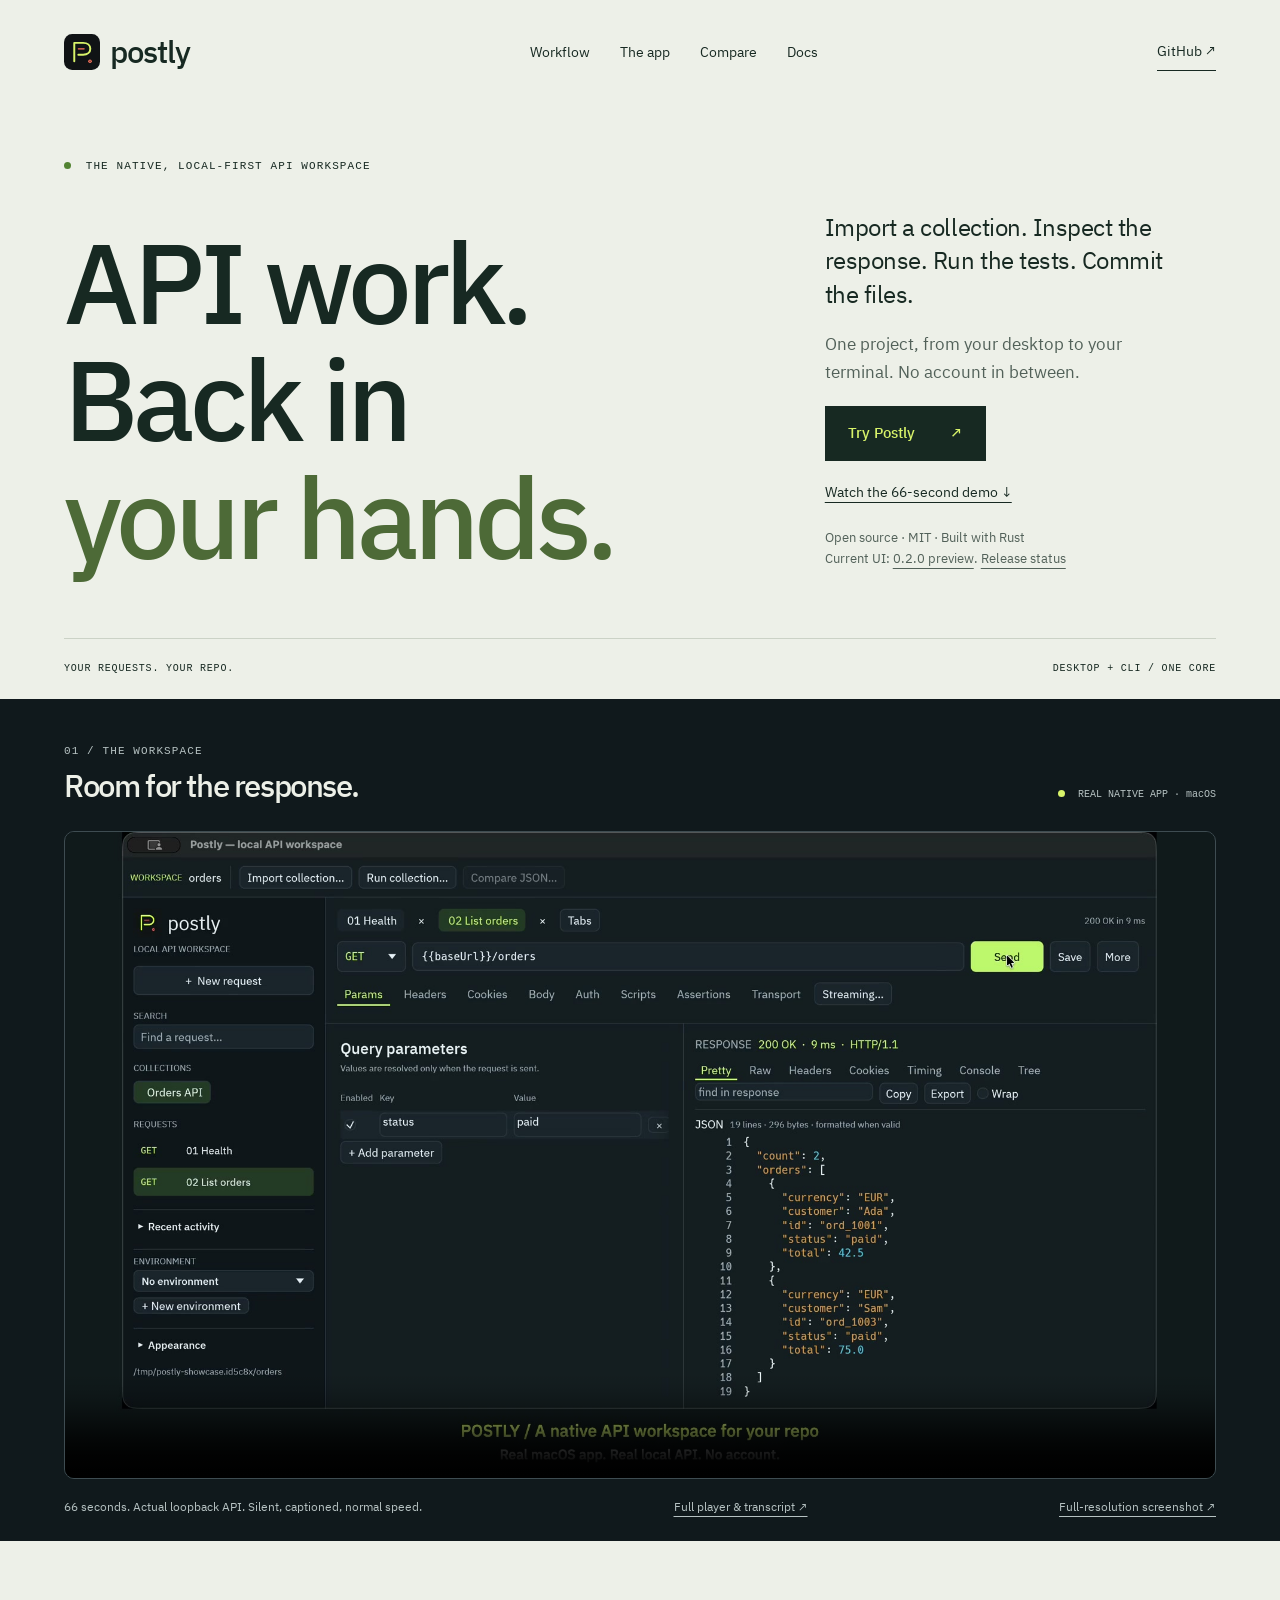
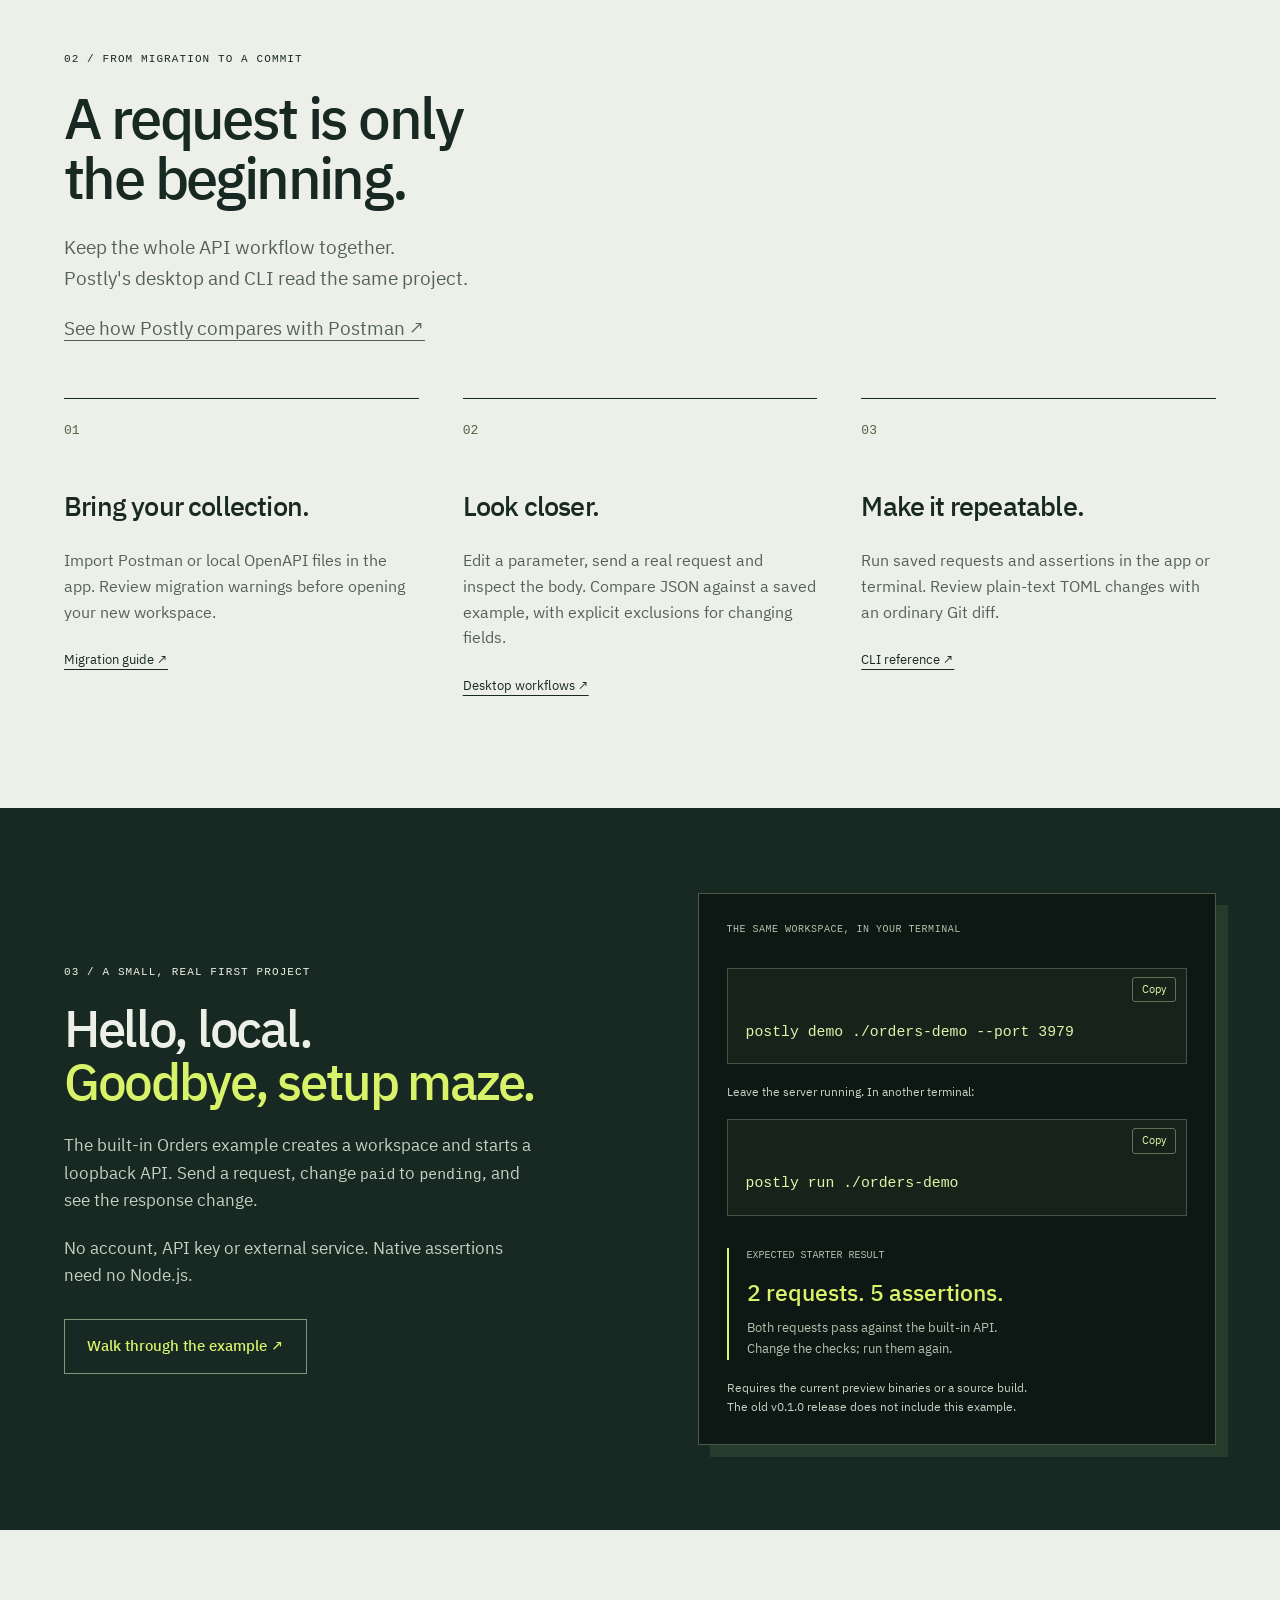
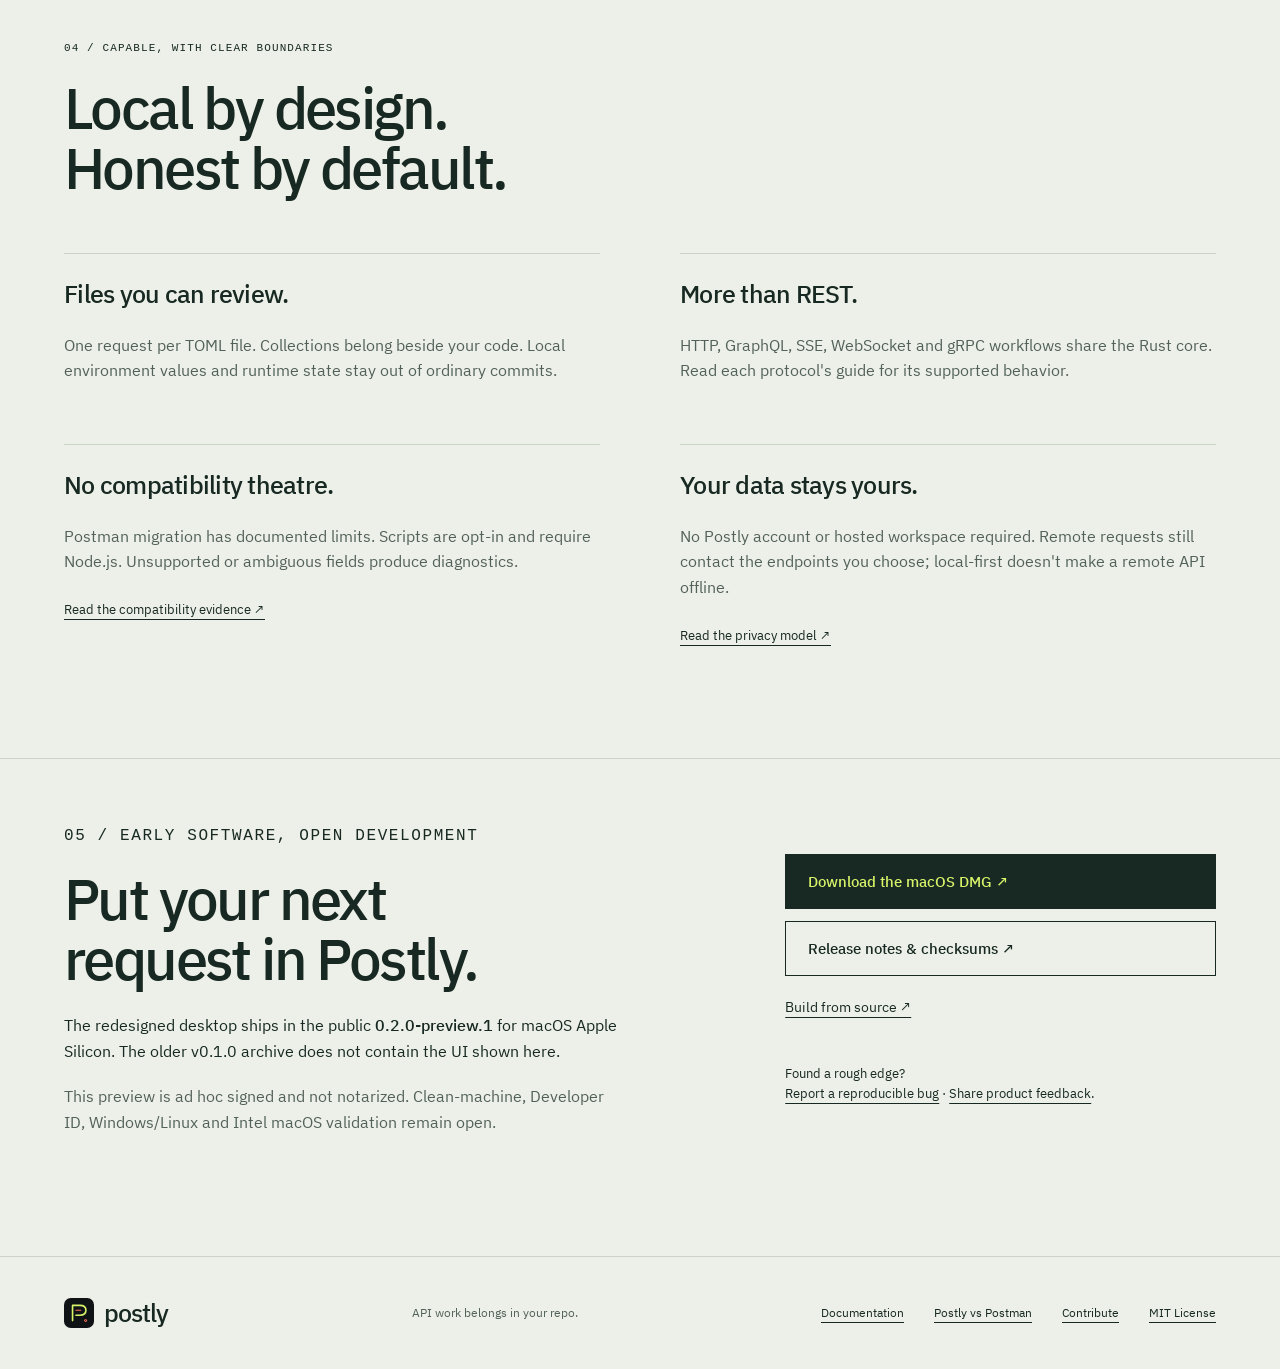
<file: website/index.html>
<!doctype html>
<html lang="en">
<head>
<meta charset="utf-8"><meta name="viewport" content="width=device-width,initial-scale=1">
<meta name="theme-color" content="#edf0e8">
<meta name="description" content="A native API workspace for your repo. Import Postman collections, inspect real responses, and run the same requests from your terminal. No account required.">
<meta property="og:title" content="Postly — API work. Back in your hands.">
<meta property="og:description" content="Native desktop. Shared Rust CLI. Plain-text collections. Your API workflow belongs in your repo.">
<meta property="og:type" content="website"><meta property="og:url" content="https://othmaneblial.github.io/Postly/">
<meta property="og:image" content="https://othmaneblial.github.io/Postly/assets/postly-dark.png">
<meta name="twitter:card" content="summary_large_image">
<link rel="canonical" href="https://othmaneblial.github.io/Postly/">
<link rel="icon" href="logo.svg" type="image/svg+xml"><link rel="stylesheet" href="styles.css">
<title>Postly — A native API workspace for your repo</title>
</head>
<body>
<a class="skip-link" href="#main">Skip to content</a>
<header class="topbar wrap">
<a class="brand" href="index.html" aria-label="Postly home"><img src="logo.svg" width="36" height="36" alt=""><span>postly</span></a>
<nav aria-label="Main navigation"><a href="#workflow">Workflow</a><a href="#demo">The app</a><a href="compare.html">Compare</a><a href="docs.html">Docs</a></nav>
<a class="source-link" href="https://github.com/OthmaneBlial/Postly">GitHub ↗</a>
</header>
<main id="main">
<section class="hero wrap">
<p class="eyebrow"><span class="status-dot"></span> THE NATIVE, LOCAL-FIRST API WORKSPACE</p>
<div class="hero-grid"><h1>API work.<br>Back in<br><span>your hands.</span></h1>
<div class="hero-aside"><p>Import a collection. Inspect the response. Run the tests. Commit the files.</p>
<p class="muted">One project, from your desktop to your terminal. No account in between.</p>
<a class="button primary" href="docs.html#start">Try Postly <span>↗</span></a>
<a class="quiet-link" href="#demo">Watch the 66-second demo ↓</a>
<small>Open source · MIT · Built with Rust<br>Current UI: <a href="https://github.com/OthmaneBlial/Postly/releases/tag/v0.2.0-preview.1">0.2.0 preview</a>. <a href="#download">Release status</a></small></div></div>
<div class="hero-baseline"><span>YOUR REQUESTS. YOUR REPO.</span><span>DESKTOP + CLI / ONE CORE</span></div>
</section>
<section id="demo" class="product-stage" aria-labelledby="demo-title"><div class="wrap">
<div class="stage-header"><div><p class="eyebrow">01 / THE WORKSPACE</p><h2 id="demo-title">Room for the response.</h2></div><span class="capture-label"><span class="status-dot"></span> REAL NATIVE APP · macOS</span></div>
<video class="demo-video" controls playsinline preload="metadata" poster="assets/postly-demo-poster.jpg" width="1920" height="1080" aria-label="Postly real native product demo"><source src="assets/postly-demo.mp4" type="video/mp4"><p><a href="demo.html">Watch the full Postly demo</a>.</p></video>
<div class="image-caption"><p>66 seconds. Actual loopback API. Silent, captioned, normal speed.</p><a href="demo.html">Full player &amp; transcript ↗</a><a href="assets/postly-dark.png">Full-resolution screenshot ↗</a></div>
</div></section>
<section id="workflow" class="workflow wrap section">
<div class="section-heading"><p class="eyebrow">02 / FROM MIGRATION TO A COMMIT</p><h2>A request is only<br>the beginning.</h2><p class="section-summary">Keep the whole API workflow together.<br>Postly's desktop and CLI read the same project.</p><p class="quiet-link"><a href="compare.html">See how Postly compares with Postman ↗</a></p></div>
<div class="workflow-grid">
<article><span class="step-index">01</span><h3>Bring your collection.</h3><p>Import Postman or local OpenAPI files in the app. Review migration warnings before opening your new workspace.</p><a href="https://github.com/OthmaneBlial/Postly/blob/main/docs/migration-from-postman.md">Migration guide ↗</a></article>
<article><span class="step-index">02</span><h3>Look closer.</h3><p>Edit a parameter, send a real request and inspect the body. Compare JSON against a saved example, with explicit exclusions for changing fields.</p><a href="https://github.com/OthmaneBlial/Postly/blob/main/docs/desktop-workflows.md">Desktop workflows ↗</a></article>
<article><span class="step-index">03</span><h3>Make it repeatable.</h3><p>Run saved requests and assertions in the app or terminal. Review plain-text TOML changes with an ordinary Git diff.</p><a href="https://github.com/OthmaneBlial/Postly/blob/main/docs/cli.md">CLI reference ↗</a></article>
</div></section>
<section class="local-section"><div class="wrap local-grid">
<div><p class="eyebrow">03 / A SMALL, REAL FIRST PROJECT</p><h2>Hello, local.<br><span>Goodbye, setup maze.</span></h2><p>The built-in Orders example creates a workspace and starts a loopback API. Send a request, change <code>paid</code> to <code>pending</code>, and see the response change.</p><p>No account, API key or external service. Native assertions need no Node.js.</p><a class="button outline" href="docs.html#example">Walk through the example ↗</a></div>
<div class="terminal"><div class="terminal-title">THE SAME WORKSPACE, IN YOUR TERMINAL</div>
<div class="code-block"><button type="button" data-copy-target="demo-command" aria-label="Copy demo command">Copy</button><pre><code id="demo-command">postly demo ./orders-demo --port 3979</code></pre></div>
<p class="terminal-note">Leave the server running. In another terminal:</p>
<div class="code-block"><button type="button" data-copy-target="run-command" aria-label="Copy run command">Copy</button><pre><code id="run-command">postly run ./orders-demo</code></pre></div>
<div class="terminal-result"><span>EXPECTED STARTER RESULT</span><strong>2 requests. 5 assertions.</strong><p>Both requests pass against the built-in API.<br>Change the checks; run them again.</p></div>
<p class="terminal-note">Requires the current preview binaries or a source build.<br>The old v0.1.0 release does not include this example.</p></div></div></section>
<section class="details wrap section"><div class="section-heading"><p class="eyebrow">04 / CAPABLE, WITH CLEAR BOUNDARIES</p><h2>Local by design.<br>Honest by default.</h2></div>
<div class="detail-grid">
<article><h3>Files you can review.</h3><p>One request per TOML file. Collections belong beside your code. Local environment values and runtime state stay out of ordinary commits.</p></article>
<article><h3>More than REST.</h3><p>HTTP, GraphQL, SSE, WebSocket and gRPC workflows share the Rust core. Read each protocol's guide for its supported behavior.</p></article>
<article><h3>No compatibility theatre.</h3><p>Postman migration has documented limits. Scripts are opt-in and require Node.js. Unsupported or ambiguous fields produce diagnostics.</p><a href="https://github.com/OthmaneBlial/Postly/blob/main/docs/compatibility.md">Read the compatibility evidence ↗</a></article>
<article><h3>Your data stays yours.</h3><p>No Postly account or hosted workspace required. Remote requests still contact the endpoints you choose; local-first doesn't make a remote API offline.</p><a href="https://github.com/OthmaneBlial/Postly/blob/main/docs/privacy.md">Read the privacy model ↗</a></article>
</div></section>
<section id="download" class="download-section wrap"><div><p class="eyebrow">05 / EARLY SOFTWARE, OPEN DEVELOPMENT</p><h2>Put your next<br>request in Postly.</h2><p>The redesigned desktop ships in the public <strong>0.2.0-preview.1</strong> for macOS Apple Silicon. The older v0.1.0 archive does not contain the UI shown here.</p><p class="muted">This preview is ad hoc signed and not notarized. Clean-machine, Developer ID, Windows/Linux and Intel macOS validation remain open.</p></div>
<div class="download-actions"><a class="button primary" href="https://github.com/OthmaneBlial/Postly/releases/download/v0.2.0-preview.1/postly-v0.2.0-preview.1-macos-aarch64.dmg">Download the macOS DMG ↗</a><a class="button secondary" href="https://github.com/OthmaneBlial/Postly/releases/tag/v0.2.0-preview.1">Release notes &amp; checksums ↗</a><a class="quiet-link" href="docs.html#build">Build from source ↗</a><p>Found a rough edge?<br><a href="https://github.com/OthmaneBlial/Postly/issues/new/choose">Report a reproducible bug</a> · <a href="https://github.com/OthmaneBlial/Postly/issues/new?template=feedback.yml">Share product feedback</a>.</p></div></section>
</main>
<footer class="wrap footer"><a class="brand" href="index.html"><img src="logo.svg" width="30" height="30" alt=""><span>postly</span></a><p>API work belongs in your repo.</p><div><a href="docs.html">Documentation</a><a href="compare.html">Postly vs Postman</a><a href="https://github.com/OthmaneBlial/Postly/blob/main/CONTRIBUTING.md">Contribute</a><a href="https://github.com/OthmaneBlial/Postly/blob/main/LICENSE">MIT License</a></div></footer>
<p class="copy-status" role="status" aria-live="polite"></p><script src="script.js" defer></script>
</body></html>
</file>
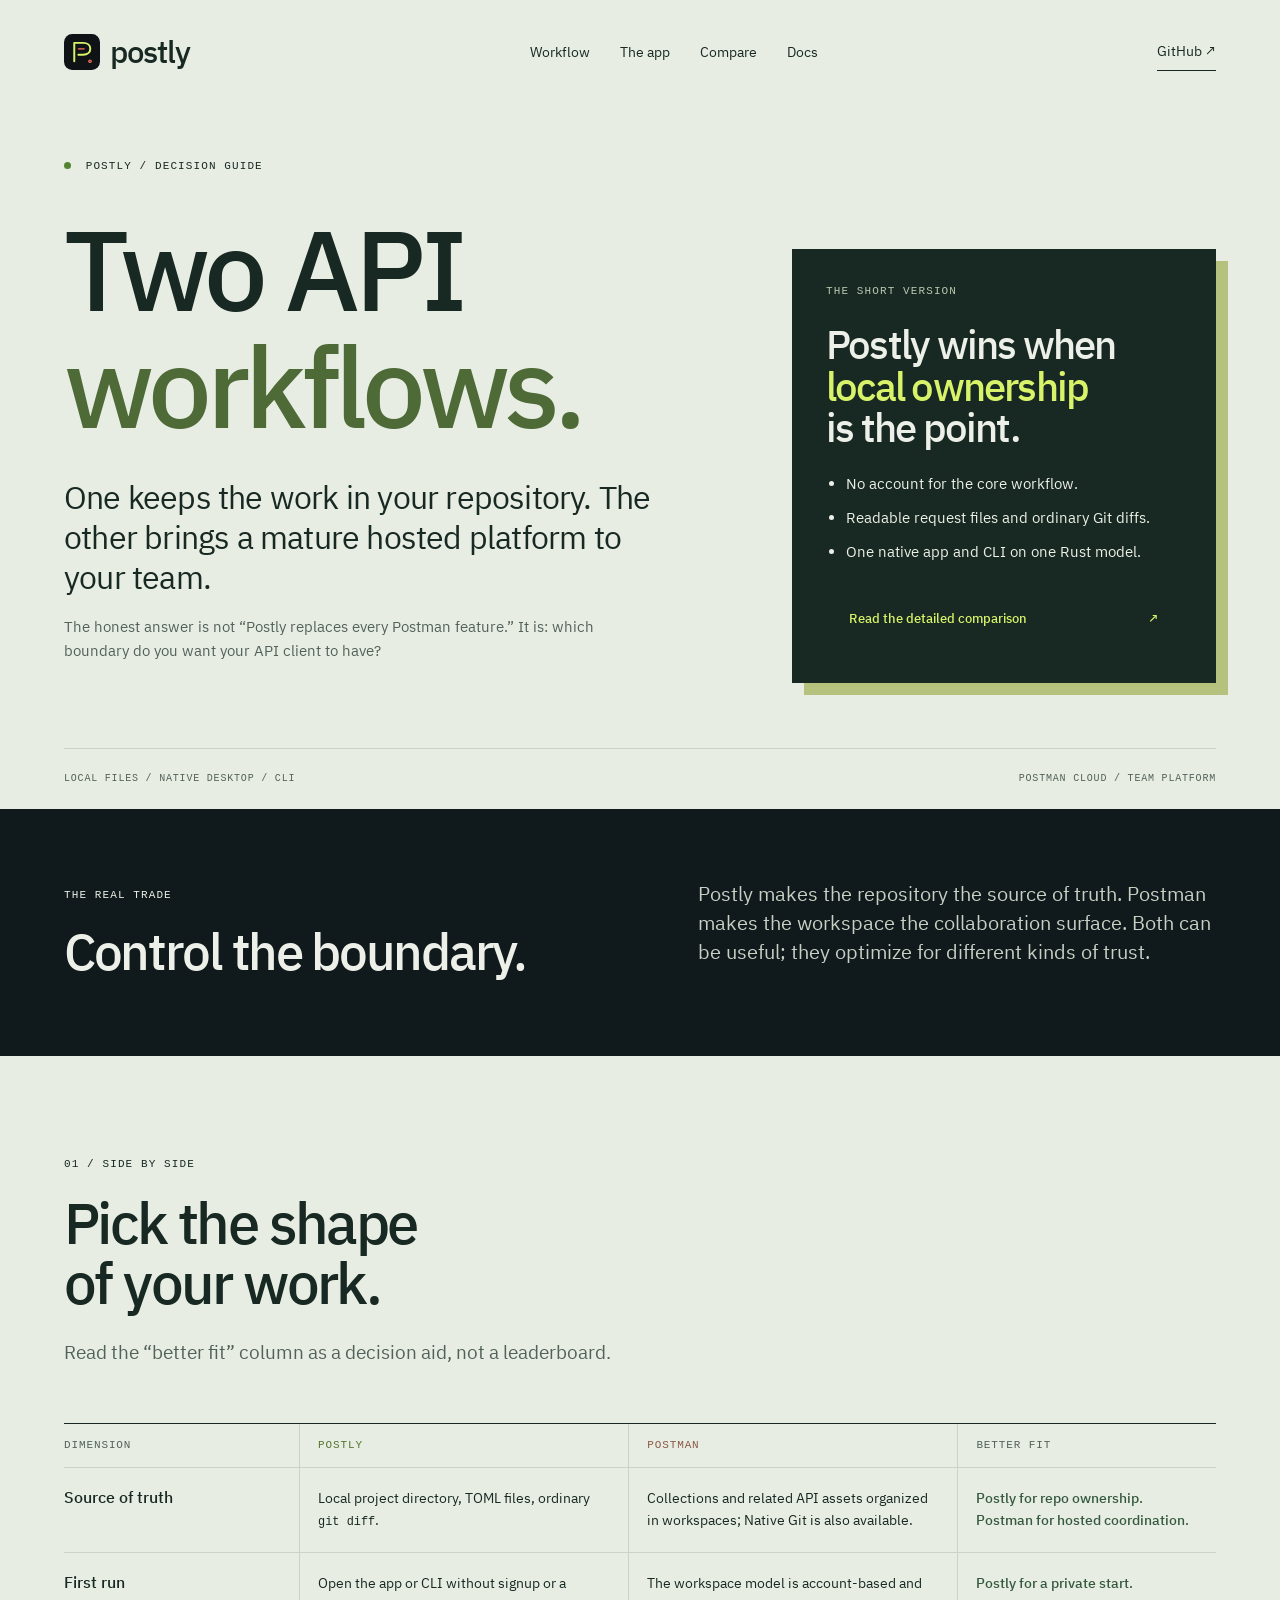
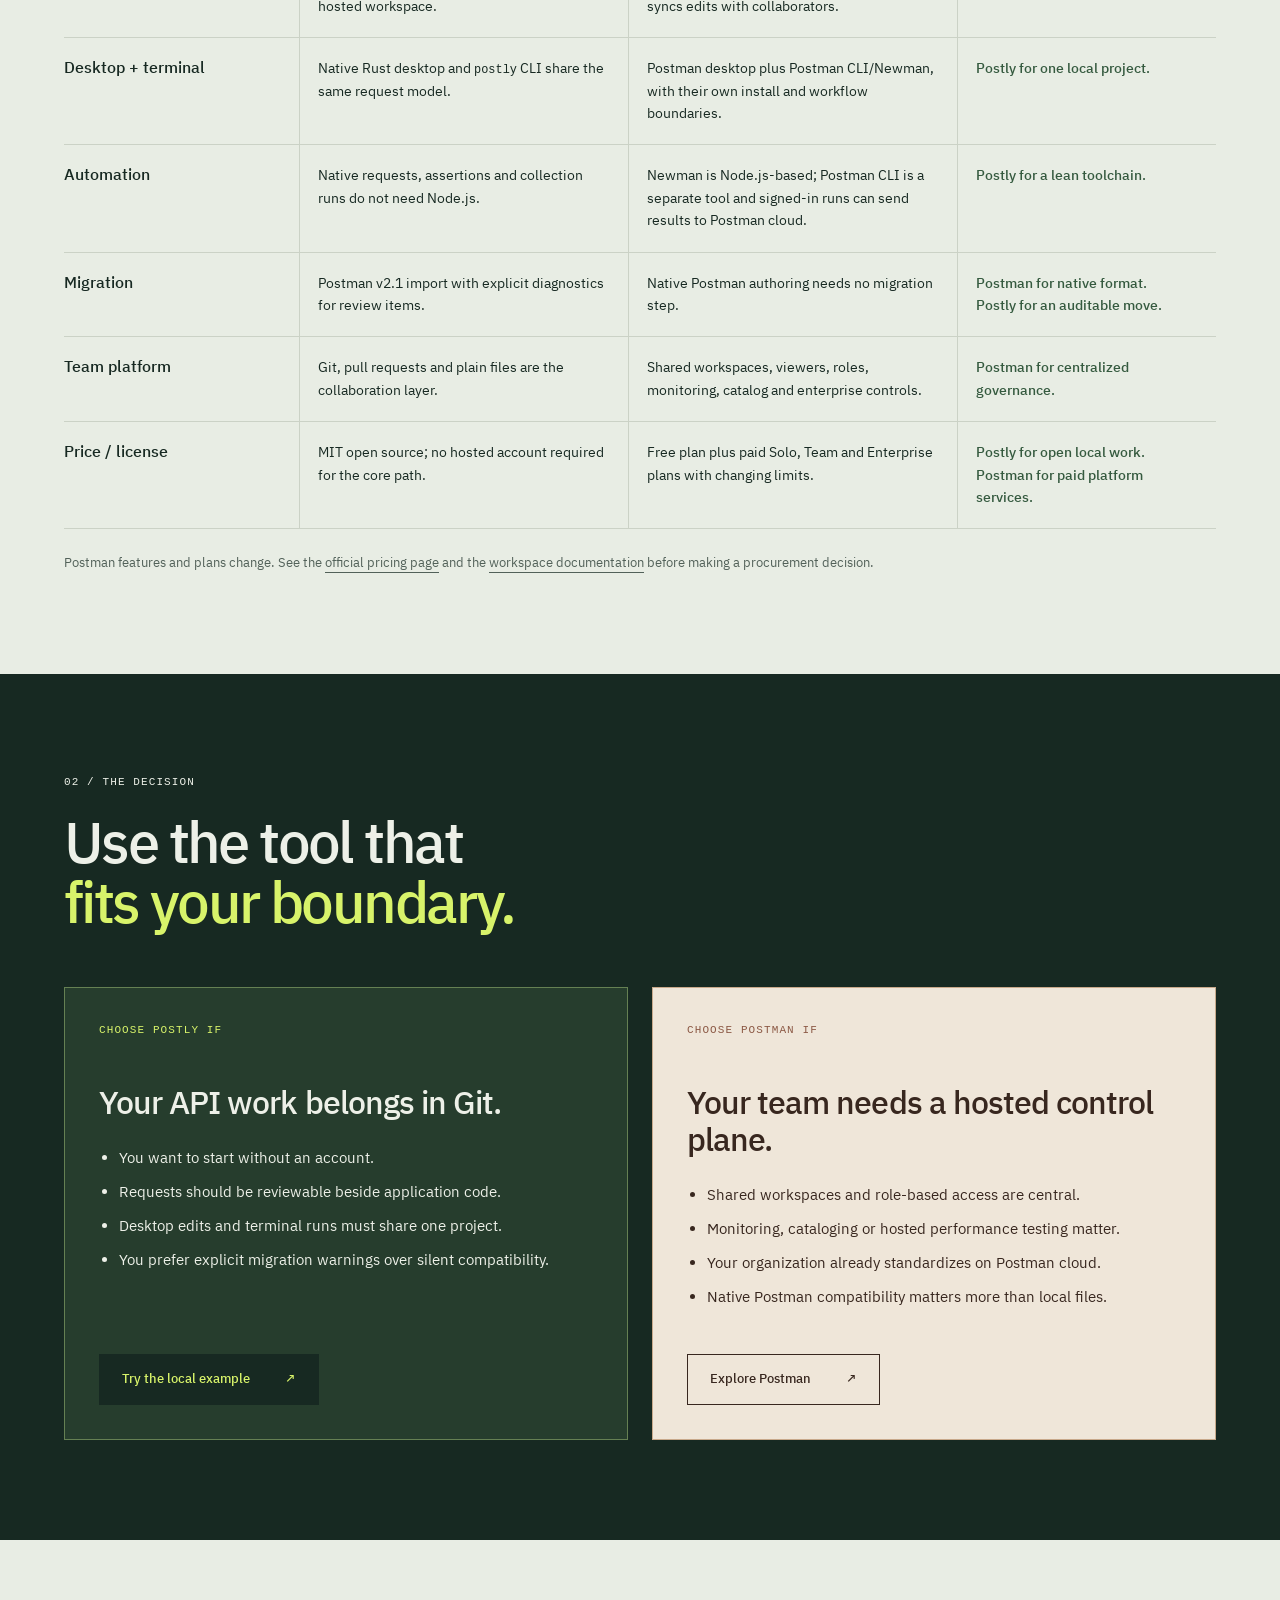
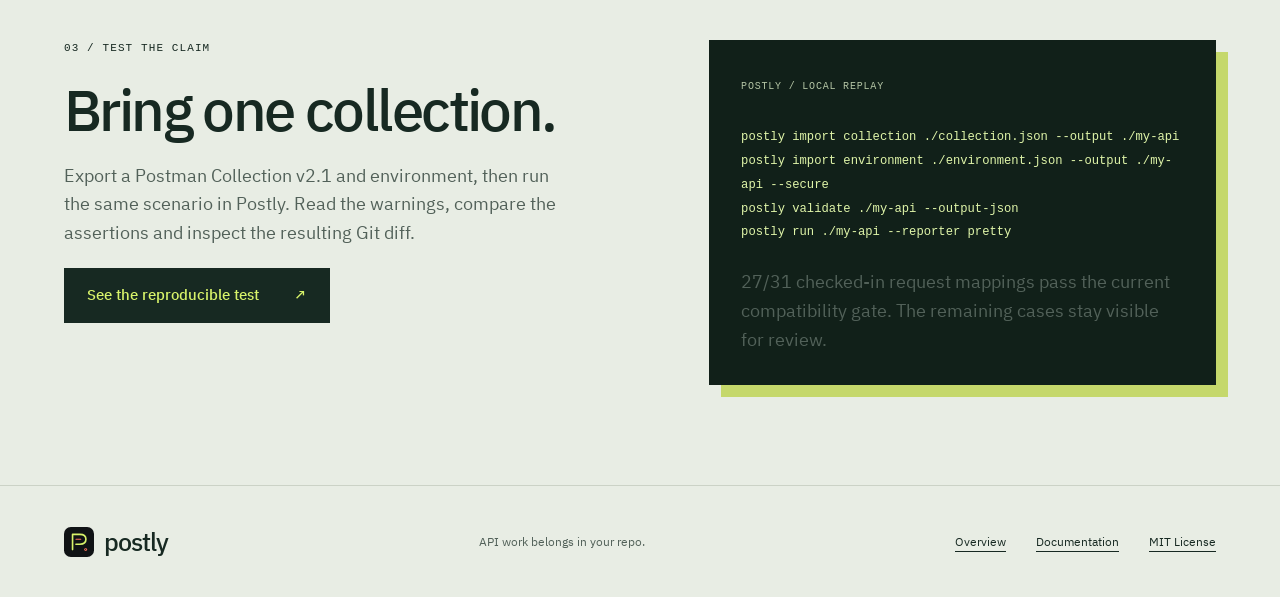
<file: website/compare.html>
<!doctype html>
<html lang="en">
<head>
<meta charset="utf-8"><meta name="viewport" content="width=device-width,initial-scale=1">
<meta name="theme-color" content="#10191c">
<meta name="description" content="Postly vs Postman: choose a local, Git-native API workspace or a hosted collaboration platform for the workflow you actually need.">
<meta property="og:title" content="Postly vs Postman — choose your API workflow">
<meta property="og:description" content="A candid comparison of local ownership, Git-native requests, automation and hosted collaboration.">
<meta property="og:type" content="article"><meta property="og:url" content="https://othmaneblial.github.io/Postly/compare.html">
<meta property="og:image" content="https://othmaneblial.github.io/Postly/assets/postly-dark.png">
<link rel="canonical" href="https://othmaneblial.github.io/Postly/compare.html"><link rel="icon" href="logo.svg" type="image/svg+xml"><link rel="stylesheet" href="styles.css">
<title>Postly vs Postman — choose your API workflow</title>
</head>
<body class="compare-body">
<a class="skip-link" href="#main">Skip to content</a>
<header class="topbar wrap">
<a class="brand" href="index.html" aria-label="Postly home"><img src="logo.svg" width="36" height="36" alt=""><span>postly</span></a>
<nav aria-label="Main navigation"><a href="index.html#workflow">Workflow</a><a href="index.html#demo">The app</a><a href="compare.html" aria-current="page">Compare</a><a href="docs.html">Docs</a></nav>
<a class="source-link" href="https://github.com/OthmaneBlial/Postly">GitHub ↗</a>
</header>
<main id="main">
<section class="compare-hero wrap">
<p class="eyebrow"><span class="status-dot"></span> POSTLY / DECISION GUIDE</p>
<div class="compare-hero-grid">
<div><h1>Two API<br><span>workflows.</span></h1><p class="compare-lede">One keeps the work in your repository. The other brings a mature hosted platform to your team.</p><p class="compare-note">The honest answer is not “Postly replaces every Postman feature.” It is: which boundary do you want your API client to have?</p></div>
<aside class="verdict-card"><p class="eyebrow">THE SHORT VERSION</p><h2>Postly wins when<br><span>local ownership</span><br>is the point.</h2><ul><li>No account for the core workflow.</li><li>Readable request files and ordinary Git diffs.</li><li>One native app and CLI on one Rust model.</li></ul><a class="button primary" href="https://github.com/OthmaneBlial/Postly/blob/main/docs/comparison-postman.md">Read the detailed comparison <span>↗</span></a></aside>
</div>
<div class="compare-baseline"><span>LOCAL FILES / NATIVE DESKTOP / CLI</span><span>POSTMAN CLOUD / TEAM PLATFORM</span></div>
</section>
<section class="compare-signal"><div class="wrap compare-signal-grid"><div><p class="eyebrow">THE REAL TRADE</p><h2>Control the boundary.</h2></div><p>Postly makes the repository the source of truth. Postman makes the workspace the collaboration surface. Both can be useful; they optimize for different kinds of trust.</p></div></section>
<section class="compare-table-section wrap">
<div class="section-heading"><p class="eyebrow">01 / SIDE BY SIDE</p><h2>Pick the shape<br>of your work.</h2><p>Read the “better fit” column as a decision aid, not a leaderboard.</p></div>
<div class="compare-table" role="table" aria-label="Postly and Postman comparison">
<div class="compare-row compare-head" role="row"><div role="columnheader">Dimension</div><div role="columnheader" class="postly-col">Postly</div><div role="columnheader" class="postman-col">Postman</div><div role="columnheader">Better fit</div></div>
<div class="compare-row" role="row"><div role="rowheader">Source of truth</div><div role="cell">Local project directory, TOML files, ordinary <code>git diff</code>.</div><div role="cell">Collections and related API assets organized in workspaces; Native Git is also available.</div><div role="cell" class="fit">Postly for repo ownership.<br>Postman for hosted coordination.</div></div>
<div class="compare-row" role="row"><div role="rowheader">First run</div><div role="cell">Open the app or CLI without signup or a hosted workspace.</div><div role="cell">The workspace model is account-based and syncs edits with collaborators.</div><div role="cell" class="fit">Postly for a private start.</div></div>
<div class="compare-row" role="row"><div role="rowheader">Desktop + terminal</div><div role="cell">Native Rust desktop and <code>postly</code> CLI share the same request model.</div><div role="cell">Postman desktop plus Postman CLI/Newman, with their own install and workflow boundaries.</div><div role="cell" class="fit">Postly for one local project.</div></div>
<div class="compare-row" role="row"><div role="rowheader">Automation</div><div role="cell">Native requests, assertions and collection runs do not need Node.js.</div><div role="cell">Newman is Node.js-based; Postman CLI is a separate tool and signed-in runs can send results to Postman cloud.</div><div role="cell" class="fit">Postly for a lean toolchain.</div></div>
<div class="compare-row" role="row"><div role="rowheader">Migration</div><div role="cell">Postman v2.1 import with explicit diagnostics for review items.</div><div role="cell">Native Postman authoring needs no migration step.</div><div role="cell" class="fit">Postman for native format.<br>Postly for an auditable move.</div></div>
<div class="compare-row" role="row"><div role="rowheader">Team platform</div><div role="cell">Git, pull requests and plain files are the collaboration layer.</div><div role="cell">Shared workspaces, viewers, roles, monitoring, catalog and enterprise controls.</div><div role="cell" class="fit">Postman for centralized governance.</div></div>
<div class="compare-row" role="row"><div role="rowheader">Price / license</div><div role="cell">MIT open source; no hosted account required for the core path.</div><div role="cell">Free plan plus paid Solo, Team and Enterprise plans with changing limits.</div><div role="cell" class="fit">Postly for open local work.<br>Postman for paid platform services.</div></div>
</div>
<p class="compare-footnote">Postman features and plans change. See the <a href="https://www.postman.com/pricing/">official pricing page</a> and the <a href="https://learning.postman.com/docs/collaborating-in-postman/using-workspaces/overview/">workspace documentation</a> before making a procurement decision.</p>
</section>
<section class="compare-choice"><div class="wrap"><div class="section-heading"><p class="eyebrow">02 / THE DECISION</p><h2>Use the tool that<br><span>fits your boundary.</span></h2></div><div class="choice-grid"><article class="choice-card choice-postly"><p class="eyebrow">CHOOSE POSTLY IF</p><h3>Your API work belongs in Git.</h3><ul><li>You want to start without an account.</li><li>Requests should be reviewable beside application code.</li><li>Desktop edits and terminal runs must share one project.</li><li>You prefer explicit migration warnings over silent compatibility.</li></ul><a class="button primary" href="docs.html#start">Try the local example <span>↗</span></a></article><article class="choice-card choice-postman"><p class="eyebrow">CHOOSE POSTMAN IF</p><h3>Your team needs a hosted control plane.</h3><ul><li>Shared workspaces and role-based access are central.</li><li>Monitoring, cataloging or hosted performance testing matter.</li><li>Your organization already standardizes on Postman cloud.</li><li>Native Postman compatibility matters more than local files.</li></ul><a class="button secondary" href="https://www.postman.com/">Explore Postman <span>↗</span></a></article></div></div></section>
<section class="compare-proof wrap"><div><p class="eyebrow">03 / TEST THE CLAIM</p><h2>Bring one collection.</h2><p>Export a Postman Collection v2.1 and environment, then run the same scenario in Postly. Read the warnings, compare the assertions and inspect the resulting Git diff.</p><a class="button primary" href="https://github.com/OthmaneBlial/Postly/blob/main/docs/comparison-postman.md">See the reproducible test <span>↗</span></a></div><div class="compare-code"><span>POSTLY / LOCAL REPLAY</span><pre><code>postly import collection ./collection.json --output ./my-api
postly import environment ./environment.json --output ./my-api --secure
postly validate ./my-api --output-json
postly run ./my-api --reporter pretty</code></pre><p>27/31 checked-in request mappings pass the current compatibility gate. The remaining cases stay visible for review.</p></div></section>
</main>
<footer class="wrap footer"><a class="brand" href="index.html"><img src="logo.svg" width="30" height="30" alt=""><span>postly</span></a><p>API work belongs in your repo.</p><div><a href="index.html">Overview</a><a href="docs.html">Documentation</a><a href="https://github.com/OthmaneBlial/Postly/blob/main/LICENSE">MIT License</a></div></footer>
</body></html>
</file>
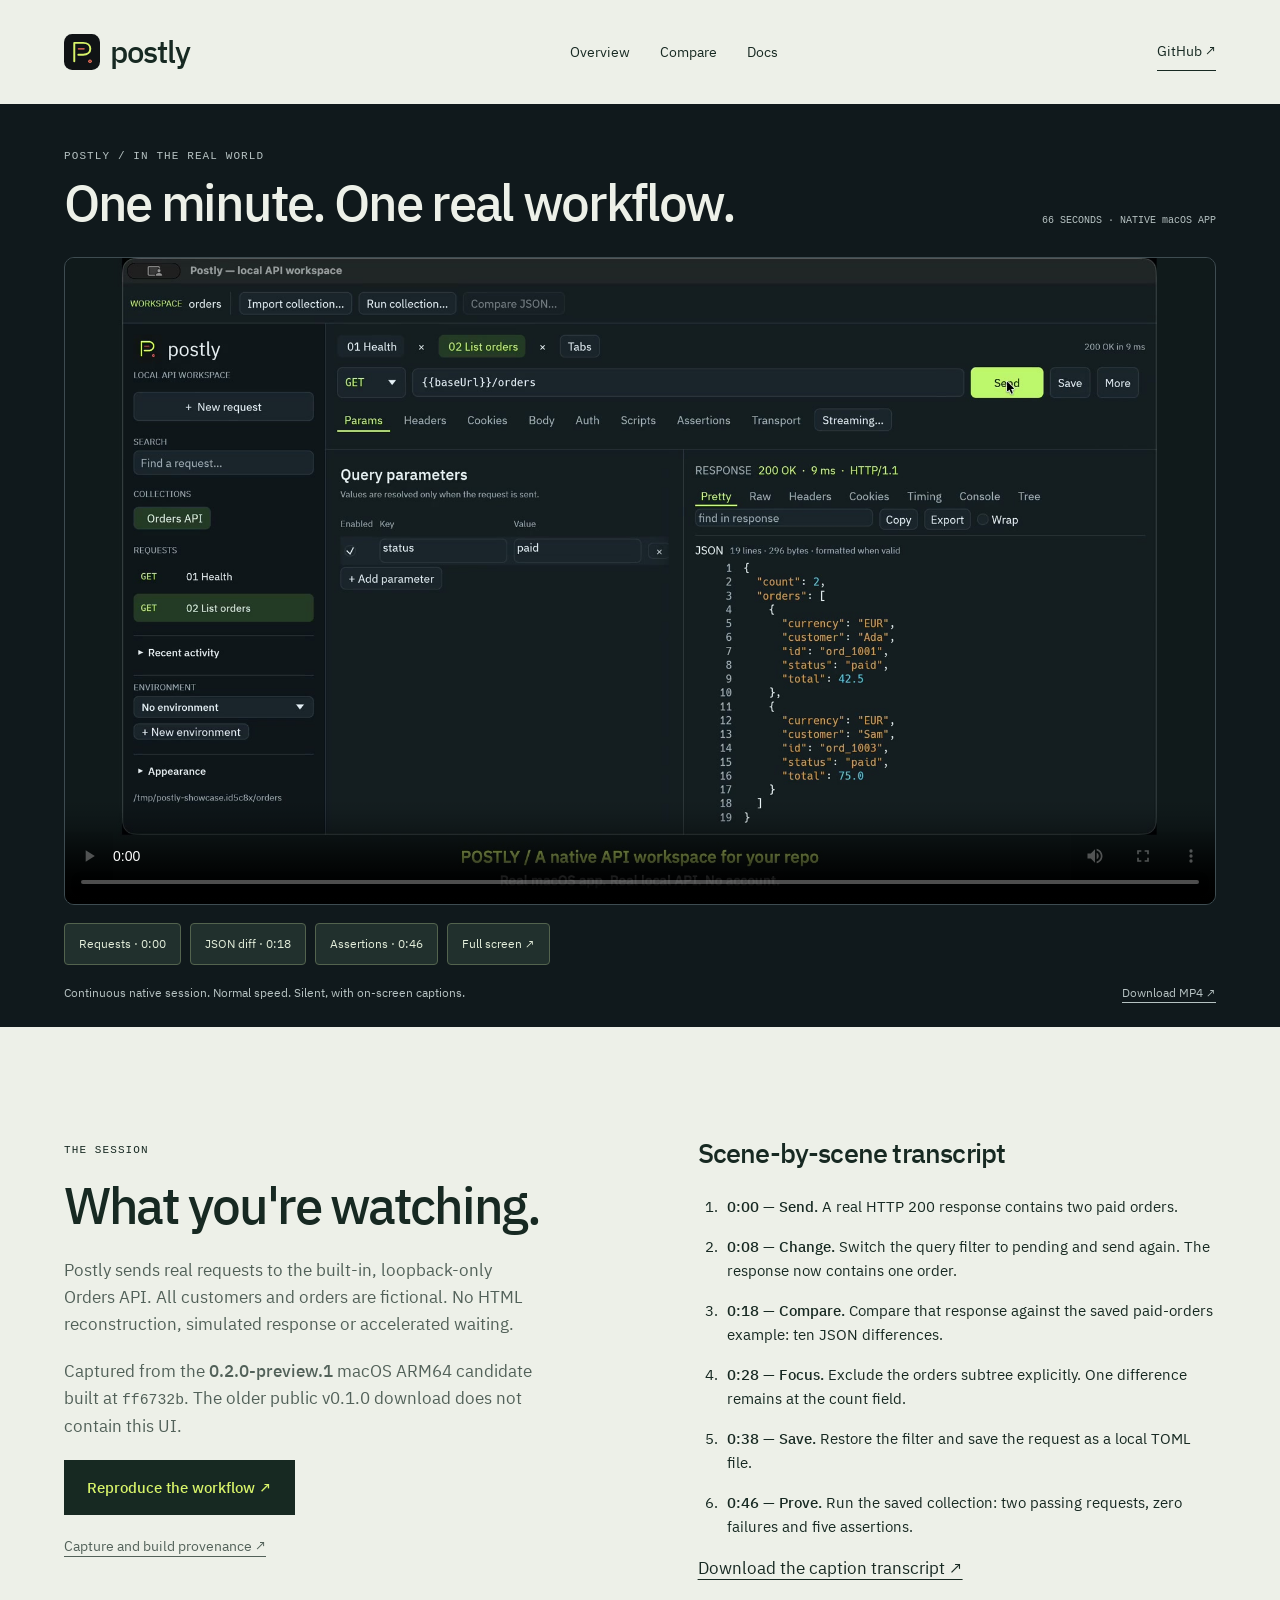
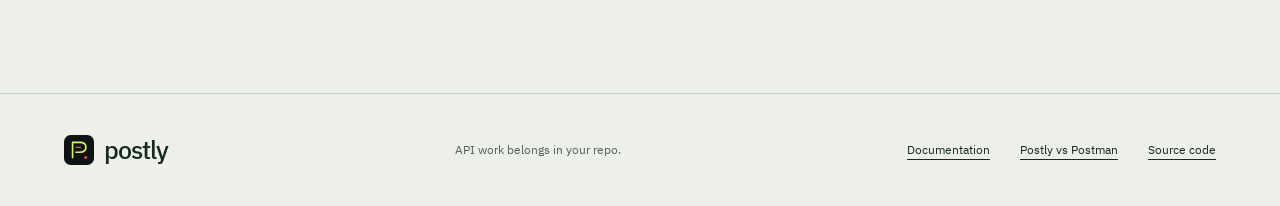
<file: website/demo.html>
<!doctype html>
<html lang="en"><head>
<meta charset="utf-8"><meta name="viewport" content="width=device-width,initial-scale=1">
<meta name="theme-color" content="#10191c">
<meta name="description" content="Watch a real 66-second session in the native Postly app: requests, JSON comparison and collection assertions against a local API.">
<link rel="canonical" href="https://othmaneblial.github.io/Postly/demo.html"><link rel="icon" href="logo.svg" type="image/svg+xml"><link rel="stylesheet" href="styles.css">
<title>Postly demo — A real native API workflow</title></head>
<body><a class="skip-link" href="#main">Skip to content</a>
<header class="topbar wrap"><a class="brand" href="index.html"><img src="logo.svg" width="36" height="36" alt=""><span>postly</span></a><nav aria-label="Main navigation"><a href="index.html">Overview</a><a href="compare.html">Compare</a><a href="docs.html">Docs</a></nav><a class="source-link" href="https://github.com/OthmaneBlial/Postly">GitHub ↗</a></header>
<main id="main">
<section class="product-stage"><div class="wrap"><div class="stage-header"><div><p class="eyebrow">POSTLY / IN THE REAL WORLD</p><h1 class="demo-heading">One minute. One real workflow.</h1></div><span class="capture-label">66 SECONDS · NATIVE macOS APP</span></div>
<video class="demo-video" controls playsinline preload="metadata" poster="assets/postly-demo-poster.jpg" width="1920" height="1080" aria-label="Postly real native product demo" aria-describedby="video-description"><source src="assets/postly-demo.mp4" type="video/mp4"><p><a href="assets/postly-demo.mp4">Download the full MP4 demo</a>.</p></video>
<div class="video-chapters" role="group" aria-label="Demo chapters"><button type="button" data-video-time="0">Requests · 0:00</button><button type="button" data-video-time="18">JSON diff · 0:18</button><button type="button" data-video-time="46">Assertions · 0:46</button><button type="button" data-video-fullscreen>Full screen ↗</button></div>
<div class="image-caption"><p id="video-description">Continuous native session. Normal speed. Silent, with on-screen captions.</p><a href="assets/postly-demo.mp4" download>Download MP4 ↗</a></div></div></section>
<section class="wrap section"><div class="local-grid"><div><p class="eyebrow">THE SESSION</p><h2>What you're watching.</h2><p>Postly sends real requests to the built-in, loopback-only Orders API. All customers and orders are fictional. No HTML reconstruction, simulated response or accelerated waiting.</p><p>Captured from the <strong>0.2.0-preview.1</strong> macOS ARM64 candidate built at <code>ff6732b</code>. The older public v0.1.0 download does not contain this UI.</p><a class="button primary" href="docs.html#start">Reproduce the workflow ↗</a><p class="quiet-link"><a href="https://github.com/OthmaneBlial/Postly/blob/main/docs/demo-production.md">Capture and build provenance ↗</a></p></div>
<div><h3>Scene-by-scene transcript</h3><ol class="transcript"><li><strong>0:00 — Send.</strong> A real HTTP 200 response contains two paid orders.</li><li><strong>0:08 — Change.</strong> Switch the query filter to pending and send again. The response now contains one order.</li><li><strong>0:18 — Compare.</strong> Compare that response against the saved paid-orders example: ten JSON differences.</li><li><strong>0:28 — Focus.</strong> Exclude the orders subtree explicitly. One difference remains at the count field.</li><li><strong>0:38 — Save.</strong> Restore the filter and save the request as a local TOML file.</li><li><strong>0:46 — Prove.</strong> Run the saved collection: two passing requests, zero failures and five assertions.</li></ol><a href="assets/postly-demo.vtt" download>Download the caption transcript ↗</a></div></div></section>
</main><footer class="wrap footer"><a class="brand" href="index.html"><img src="logo.svg" width="30" height="30" alt=""><span>postly</span></a><p>API work belongs in your repo.</p><div><a href="docs.html">Documentation</a><a href="compare.html">Postly vs Postman</a><a href="https://github.com/OthmaneBlial/Postly">Source code</a></div></footer><p class="copy-status" role="status" aria-live="polite"></p><script src="script.js" defer></script></body></html>
</file>
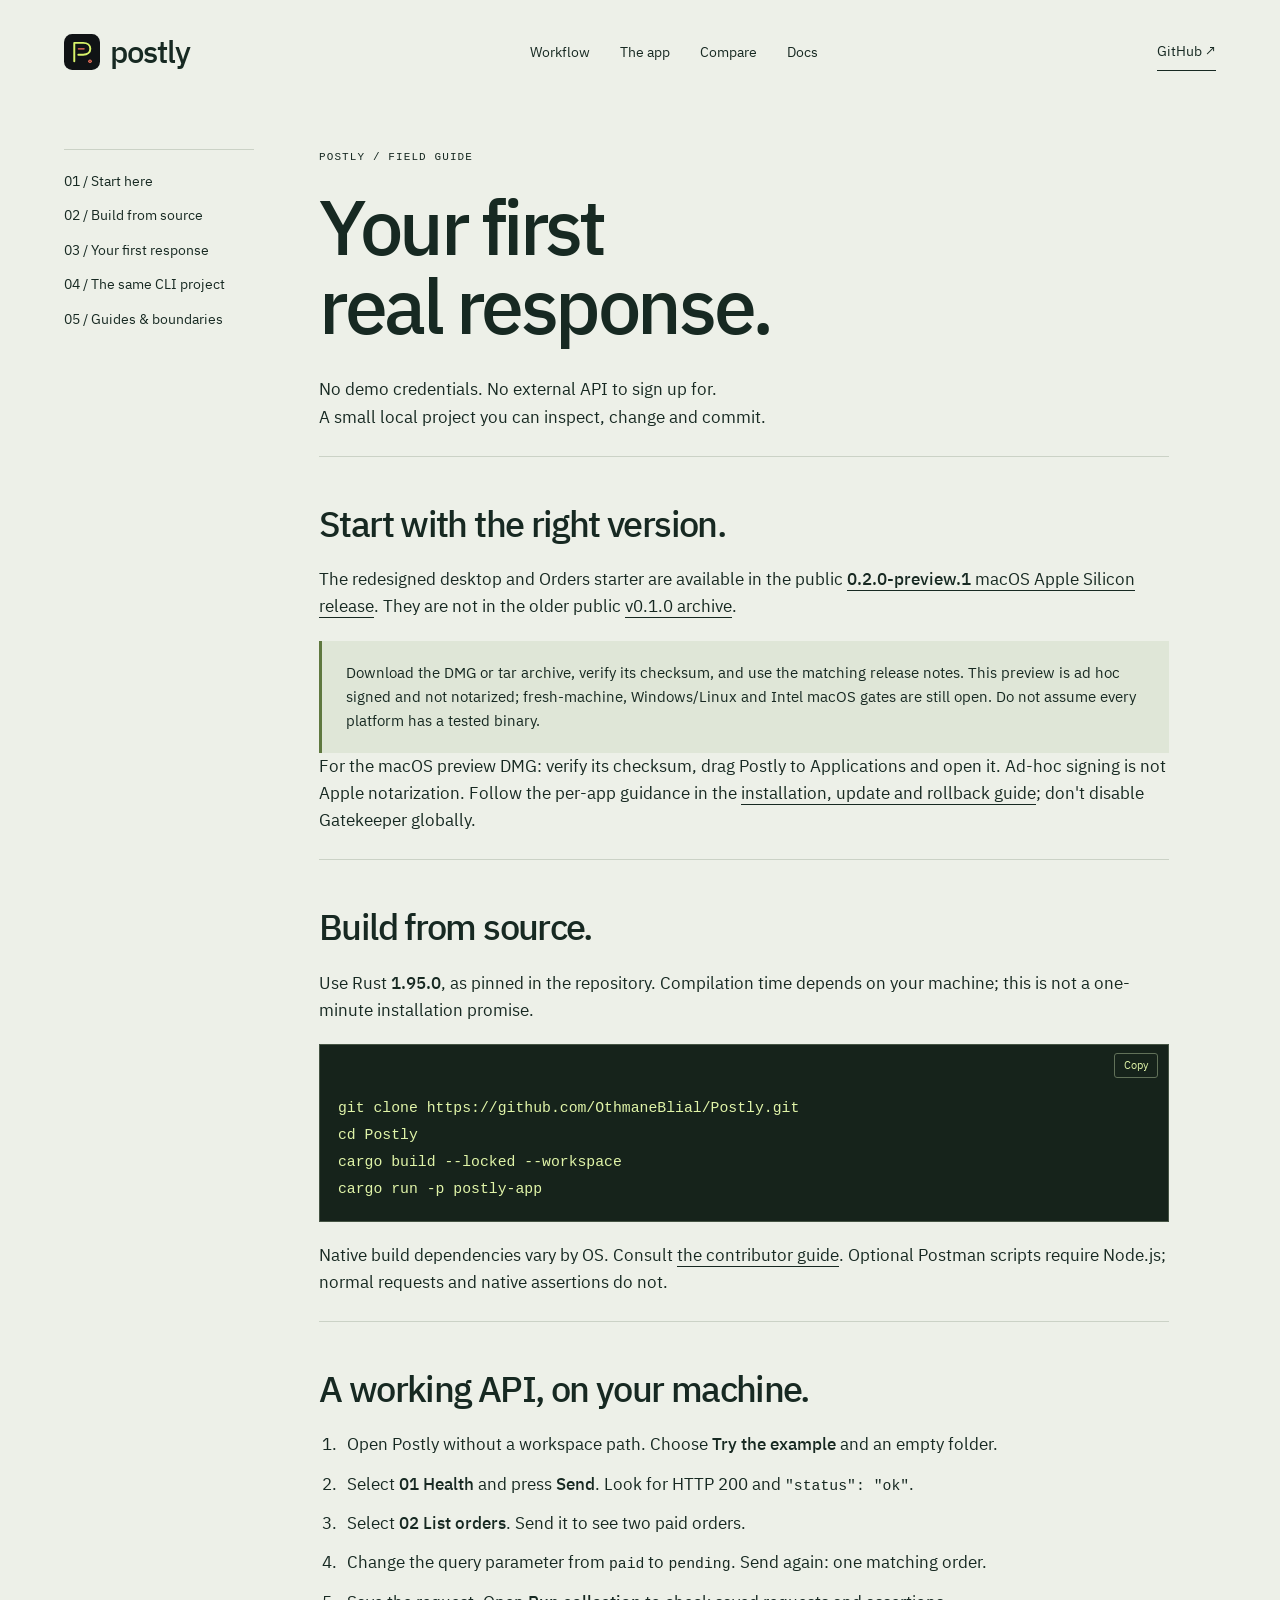
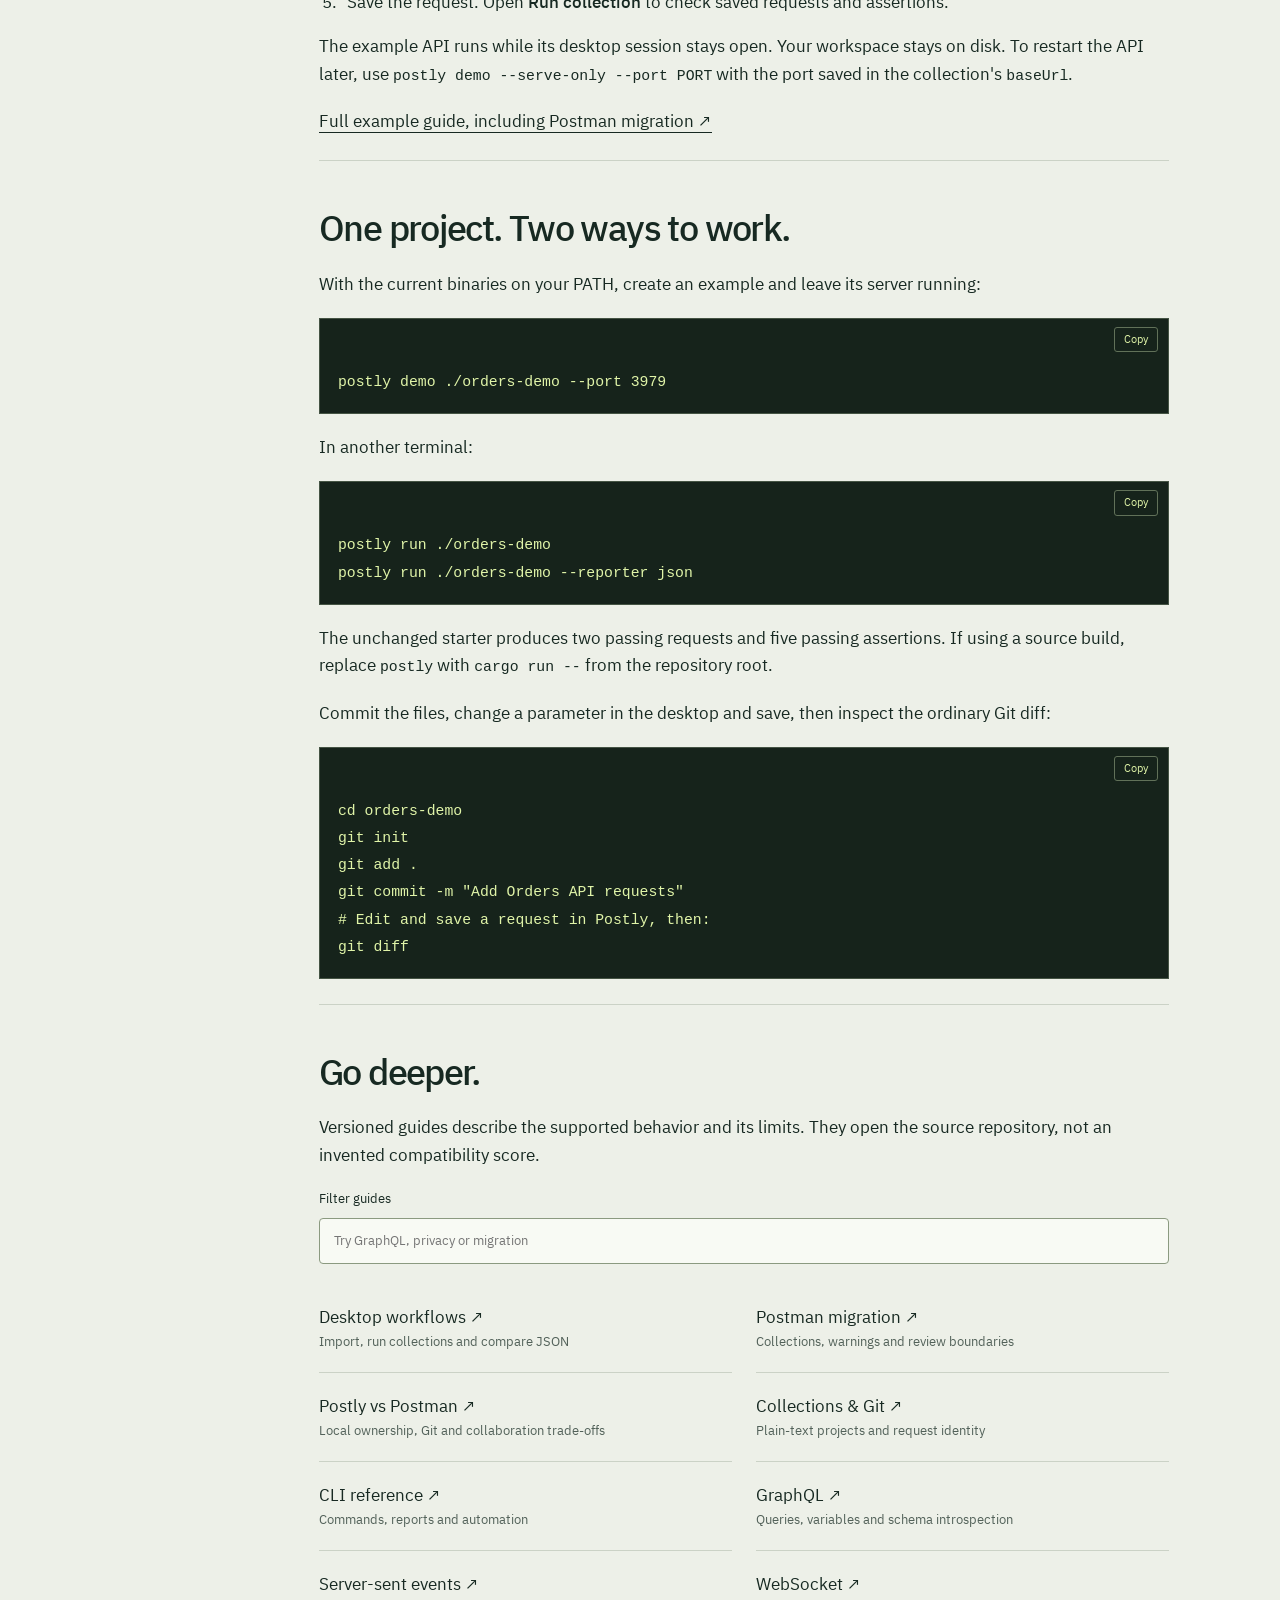
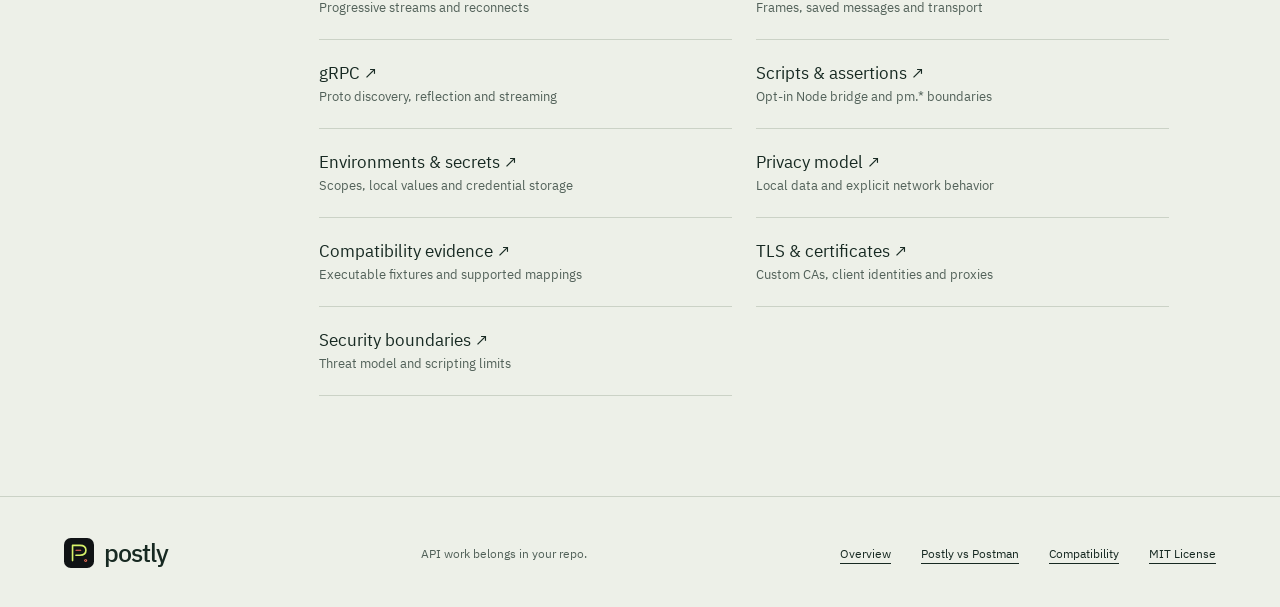
<file: website/docs.html>
<!doctype html>
<html lang="en"><head>
<meta charset="utf-8"><meta name="viewport" content="width=device-width,initial-scale=1">
<meta name="theme-color" content="#edf0e8">
<meta name="description" content="Install or build Postly, try the real local Orders API, migrate a collection, and run the same workspace from the terminal.">
<link rel="canonical" href="https://othmaneblial.github.io/Postly/docs.html"><link rel="icon" href="logo.svg" type="image/svg+xml"><link rel="stylesheet" href="styles.css">
<title>Postly docs — Your first real response</title></head>
<body>
<a class="skip-link" href="#main">Skip to content</a>
<header class="topbar wrap"><a class="brand" href="index.html" aria-label="Postly home"><img src="logo.svg" width="36" height="36" alt=""><span>postly</span></a><nav aria-label="Main navigation"><a href="index.html#workflow">Workflow</a><a href="index.html#demo">The app</a><a href="compare.html">Compare</a><a href="docs.html" aria-current="page">Docs</a></nav><a class="source-link" href="https://github.com/OthmaneBlial/Postly">GitHub ↗</a></header>
<main id="main" class="wrap docs-layout">
<nav class="docs-nav" aria-label="Documentation sections"><a href="#start">01 / Start here</a><a href="#build">02 / Build from source</a><a href="#example">03 / Your first response</a><a href="#terminal">04 / The same CLI project</a><a href="#guides">05 / Guides &amp; boundaries</a></nav>
<div class="docs-content"><p class="eyebrow">POSTLY / FIELD GUIDE</p><h1>Your first<br>real response.</h1><p>No demo credentials. No external API to sign up for.<br>A small local project you can inspect, change and commit.</p>
<section id="start"><h2>Start with the right version.</h2><p>The redesigned desktop and Orders starter are available in the public <a href="https://github.com/OthmaneBlial/Postly/releases/tag/v0.2.0-preview.1"><strong>0.2.0-preview.1</strong> macOS Apple Silicon release</a>. They are not in the older public <a href="https://github.com/OthmaneBlial/Postly/releases/tag/v0.1.0">v0.1.0 archive</a>.</p><div class="notice">Download the DMG or tar archive, verify its checksum, and use the matching release notes. This preview is ad hoc signed and not notarized; fresh-machine, Windows/Linux and Intel macOS gates are still open. Do not assume every platform has a tested binary.</div><p>For the macOS preview DMG: verify its checksum, drag Postly to Applications and open it. Ad-hoc signing is not Apple notarization. Follow the per-app guidance in the <a href="https://github.com/OthmaneBlial/Postly/blob/main/docs/install.md">installation, update and rollback guide</a>; don't disable Gatekeeper globally.</p></section>
<section id="build"><h2>Build from source.</h2><p>Use Rust <strong>1.95.0</strong>, as pinned in the repository. Compilation time depends on your machine; this is not a one-minute installation promise.</p>
<div class="code-block"><button type="button" data-copy-target="build-command" aria-label="Copy build commands">Copy</button><pre><code id="build-command">git clone https://github.com/OthmaneBlial/Postly.git
cd Postly
cargo build --locked --workspace
cargo run -p postly-app</code></pre></div>
<p>Native build dependencies vary by OS. Consult <a href="https://github.com/OthmaneBlial/Postly/blob/main/CONTRIBUTING.md">the contributor guide</a>. Optional Postman scripts require Node.js; normal requests and native assertions do not.</p></section>
<section id="example"><h2>A working API, on your machine.</h2><ol><li>Open Postly without a workspace path. Choose <strong>Try the example</strong> and an empty folder.</li><li>Select <strong>01 Health</strong> and press <strong>Send</strong>. Look for HTTP 200 and <code>"status": "ok"</code>.</li><li>Select <strong>02 List orders</strong>. Send it to see two paid orders.</li><li>Change the query parameter from <code>paid</code> to <code>pending</code>. Send again: one matching order.</li><li>Save the request. Open <strong>Run collection</strong> to check saved requests and assertions.</li></ol><p>The example API runs while its desktop session stays open. Your workspace stays on disk. To restart the API later, use <code>postly demo --serve-only --port PORT</code> with the port saved in the collection's <code>baseUrl</code>.</p><p><a href="https://github.com/OthmaneBlial/Postly/blob/main/examples/orders/README.md">Full example guide, including Postman migration ↗</a></p></section>
<section id="terminal"><h2>One project. Two ways to work.</h2><p>With the current binaries on your PATH, create an example and leave its server running:</p>
<div class="code-block"><button type="button" data-copy-target="server-command" aria-label="Copy server command">Copy</button><pre><code id="server-command">postly demo ./orders-demo --port 3979</code></pre></div>
<p>In another terminal:</p><div class="code-block"><button type="button" data-copy-target="cli-command" aria-label="Copy CLI commands">Copy</button><pre><code id="cli-command">postly run ./orders-demo
postly run ./orders-demo --reporter json</code></pre></div>
<p>The unchanged starter produces two passing requests and five passing assertions. If using a source build, replace <code>postly</code> with <code>cargo run --</code> from the repository root.</p>
<p>Commit the files, change a parameter in the desktop and save, then inspect the ordinary Git diff:</p><div class="code-block"><button type="button" data-copy-target="git-command" aria-label="Copy Git commands">Copy</button><pre><code id="git-command">cd orders-demo
git init
git add .
git commit -m "Add Orders API requests"
# Edit and save a request in Postly, then:
git diff</code></pre></div></section>
<section id="guides"><h2>Go deeper.</h2><p>Versioned guides describe the supported behavior and its limits. They open the source repository, not an invented compatibility score.</p>
<label class="docs-search">Filter guides<input id="docs-filter" type="search" placeholder="Try GraphQL, privacy or migration" autocomplete="off"></label>
<div class="guide-list">
<a data-guide href="https://github.com/OthmaneBlial/Postly/blob/main/docs/desktop-workflows.md">Desktop workflows ↗<small>Import, run collections and compare JSON</small></a>
<a data-guide href="https://github.com/OthmaneBlial/Postly/blob/main/docs/migration-from-postman.md">Postman migration ↗<small>Collections, warnings and review boundaries</small></a>
<a data-guide href="compare.html">Postly vs Postman ↗<small>Local ownership, Git and collaboration trade-offs</small></a>
<a data-guide href="https://github.com/OthmaneBlial/Postly/blob/main/docs/collections.md">Collections & Git ↗<small>Plain-text projects and request identity</small></a>
<a data-guide href="https://github.com/OthmaneBlial/Postly/blob/main/docs/cli.md">CLI reference ↗<small>Commands, reports and automation</small></a>
<a data-guide href="https://github.com/OthmaneBlial/Postly/blob/main/docs/graphql.md">GraphQL ↗<small>Queries, variables and schema introspection</small></a>
<a data-guide href="https://github.com/OthmaneBlial/Postly/blob/main/docs/sse.md">Server-sent events ↗<small>Progressive streams and reconnects</small></a>
<a data-guide href="https://github.com/OthmaneBlial/Postly/blob/main/docs/websocket.md">WebSocket ↗<small>Frames, saved messages and transport</small></a>
<a data-guide href="https://github.com/OthmaneBlial/Postly/blob/main/docs/grpc.md">gRPC ↗<small>Proto discovery, reflection and streaming</small></a>
<a data-guide href="https://github.com/OthmaneBlial/Postly/blob/main/docs/scripting.md">Scripts & assertions ↗<small>Opt-in Node bridge and pm.* boundaries</small></a>
<a data-guide href="https://github.com/OthmaneBlial/Postly/blob/main/docs/environments.md">Environments & secrets ↗<small>Scopes, local values and credential storage</small></a>
<a data-guide href="https://github.com/OthmaneBlial/Postly/blob/main/docs/privacy.md">Privacy model ↗<small>Local data and explicit network behavior</small></a>
<a data-guide href="https://github.com/OthmaneBlial/Postly/blob/main/docs/compatibility.md">Compatibility evidence ↗<small>Executable fixtures and supported mappings</small></a>
<a data-guide href="https://github.com/OthmaneBlial/Postly/blob/main/docs/certificates.md">TLS & certificates ↗<small>Custom CAs, client identities and proxies</small></a>
<a data-guide href="https://github.com/OthmaneBlial/Postly/blob/main/docs/security.md">Security boundaries ↗<small>Threat model and scripting limits</small></a>
</div><p id="docs-empty" hidden>No guide matches. Try a protocol name or clear the search.</p></section>
</div></main>
<footer class="wrap footer"><a class="brand" href="index.html"><img src="logo.svg" width="30" height="30" alt=""><span>postly</span></a><p>API work belongs in your repo.</p><div><a href="index.html">Overview</a><a href="compare.html">Postly vs Postman</a><a href="https://github.com/OthmaneBlial/Postly/blob/main/docs/compatibility.md">Compatibility</a><a href="https://github.com/OthmaneBlial/Postly/blob/main/LICENSE">MIT License</a></div></footer>
<p class="copy-status" role="status" aria-live="polite"></p><script src="script.js" defer></script>
</body></html>
</file>
<file: website/styles.css>
@font-face{font-family:Plex;src:url("assets/fonts/IBMPlexSans-Regular.ttf") format("truetype");font-weight:400;font-display:swap}
@font-face{font-family:Plex;src:url("assets/fonts/IBMPlexSans-Medium.ttf") format("truetype");font-weight:500 900;font-display:swap}
:root{--paper:#edf0e8;--ink:#172922;--muted:#526159;--line:#cbd2c6;--lime:#d8f36a;--dark:#10191c;--gutter:clamp(22px,5vw,80px)}
.demo-heading{font-size:clamp(30px,4vw,52px);margin:0}.transcript{padding-left:24px;font-size:15px}.transcript li{margin-bottom:16px;padding-left:5px}
video.demo-video{height:auto;aspect-ratio:16/9}
.section .local-grid>div>p:not(.eyebrow){color:var(--muted)}
.video-chapters{display:flex;flex-wrap:wrap;gap:9px;margin-top:18px}.video-chapters button{background:#21302d;border:1px solid #53634e;color:#e3edda;font-size:12px;padding:10px 14px;border-radius:4px;min-height:42px}.video-chapters button:hover{background:#304731;color:var(--lime)}
*{box-sizing:border-box}html{scroll-behavior:smooth;scroll-padding-top:30px}body{margin:0;background:var(--paper);color:var(--ink);font:17px/1.6 Plex,sans-serif}a{color:inherit;text-underline-offset:5px}button,input{font:inherit}a:focus-visible,button:focus-visible,input:focus-visible,video:focus-visible{outline:3px solid #347351;outline-offset:5px}img{display:block;max-width:100%}h1,h2,h3,p{margin-top:0}h1,h2,h3{font-weight:500;line-height:1.04;letter-spacing:-.045em}h1{font-size:clamp(70px,8.8vw,132px);margin-bottom:0}h1 span{color:#4d6a37}h2{font-size:clamp(40px,4.5vw,66px);margin-bottom:24px}h3{font-size:27px;letter-spacing:-.03em;line-height:1.16}p{margin-bottom:20px}small{font-size:13px;line-height:1.6}code,pre,.eyebrow,.hero-baseline,.capture-label,.step-index,.terminal-title,.terminal-result>span{font-family:ui-monospace,SFMono-Regular,Consolas,monospace}code{font-size:.87em}pre{margin:0;white-space:pre-wrap;overflow-wrap:anywhere}button{cursor:pointer}.wrap{width:min(1440px,100%);padding-inline:var(--gutter);margin-inline:auto}.muted{color:var(--muted)}.eyebrow{font-size:11px;letter-spacing:.1em;line-height:1.6;font-weight:500}.status-dot{display:inline-block;width:7px;height:7px;border-radius:50%;background:#528332;margin-right:7px}
.topbar{height:104px;display:flex;align-items:center;justify-content:space-between;gap:24px}.brand{display:inline-flex;align-items:center;gap:10px;text-decoration:none;font-size:31px;font-weight:500;letter-spacing:-1px}.topbar nav,.footer>div{display:flex;gap:30px}.topbar nav a,.source-link{text-decoration:none;font-size:14px}.topbar a:hover,.footer a:hover{color:#477127}.source-link{border-bottom:1px solid var(--ink);padding-block:7px}
.hero{padding-top:54px}.hero>.eyebrow{margin-bottom:35px}.hero-grid{display:grid;grid-template-columns:1.65fr 1fr;gap:10%;align-items:end}.hero-aside{padding-bottom:6px;max-width:360px}.hero-aside>p:first-child{font-size:24px;line-height:1.4;letter-spacing:-.02em}.hero-aside .muted{font-size:17px}.button{display:inline-flex;align-items:center;justify-content:space-between;gap:35px;min-height:55px;padding:14px 22px;text-decoration:none;font-size:15px;font-weight:500;border:1px solid transparent;transition:background .15s,transform .15s}.button:hover{transform:translateY(-2px)}.primary{background:var(--ink);color:var(--lime)}.primary:hover{background:#2c4536}.secondary{border-color:var(--ink)}.quiet-link{display:block;width:fit-content;font-size:14px;margin:20px 0}.hero-aside small{display:block;color:var(--muted);margin-top:25px}.hero-baseline{margin-top:62px;padding-block:22px;border-top:1px solid var(--line);display:flex;justify-content:space-between;gap:20px;font-size:10px;letter-spacing:.08em}
.product-stage{background:var(--dark);color:#edf0e8;padding-block:44px 25px}.stage-header{display:flex;justify-content:space-between;align-items:end;gap:30px;margin-bottom:28px}.stage-header h2{font-size:31px;margin:0}.stage-header .eyebrow{color:#b6c2c2;margin-bottom:10px}.capture-label{font-size:10px;white-space:nowrap;color:#b6c2c2}.capture-label .status-dot{background:var(--lime)}.product-image{display:block;border-radius:11px;overflow:hidden;box-shadow:0 20px 65px #0005;border:1px solid #3e4c51}.product-image img{width:100%;height:auto}.image-caption{display:flex;justify-content:space-between;gap:24px;font-size:12px;color:#b6c2c2;padding-top:18px}.image-caption p{margin:0}
.section{padding-block:110px}.section-heading{margin-bottom:55px;max-width:840px}.section-heading>p:last-child:not(.eyebrow),.section-heading>p.section-summary{color:var(--muted);font-size:19px}.workflow-grid{display:grid;grid-template-columns:repeat(3,minmax(0,1fr));gap:44px}.workflow-grid article{border-top:1px solid var(--ink);padding-top:22px}.step-index{font-size:13px;color:#506444;display:block;margin-bottom:48px}.workflow-grid p,.detail-grid p{font-size:16px;color:var(--muted)}.workflow-grid a,.detail-grid a{font-size:13px}
.local-section{background:var(--ink);color:var(--paper);padding-block:85px}.local-grid{display:grid;grid-template-columns:1fr 1fr;gap:10%;align-items:center}.local-grid h2{font-size:clamp(38px,4vw,58px)}.local-grid h2 span{color:var(--lime)}.local-grid>div>p:not(.eyebrow){color:#c5d0c2;max-width:470px}.outline{border-color:#83987a;color:var(--lime);margin-top:10px}.terminal{background:#0d1713;border:1px solid #4b5a45;padding:28px;min-width:0;box-shadow:12px 12px 0 #253b2b}.terminal-title{font-size:10px;letter-spacing:.05em;color:#b1c1ab;margin-bottom:30px}.code-block{position:relative;border:1px solid #455444;background:#16231b;padding:49px 18px 18px;color:#e0f4a8}.code-block button{position:absolute;right:10px;top:8px;padding:4px 9px;font-size:11px;line-height:1.4;background:transparent;color:inherit;border:1px solid #617159;border-radius:3px}.code-block button:hover{background:#314029}.terminal-note{font-size:12px;color:#b3c0ae;margin:18px 0}.terminal-note:last-child{margin-bottom:0}.terminal-result{border-left:2px solid var(--lime);padding-left:18px;margin-top:32px}.terminal-result>span{display:block;font-size:10px;color:#b3c0ae;margin-bottom:10px}.terminal-result strong{color:var(--lime);font-weight:500;font-size:23px}.terminal-result p{font-size:13px;color:#b3c0ae;margin:8px 0 0}
.detail-grid{display:grid;grid-template-columns:repeat(2,minmax(0,1fr));gap:40px 80px}.detail-grid article{border-top:1px solid var(--line);padding-top:25px}.detail-grid h3{font-size:25px}.download-section{display:grid;grid-template-columns:1.3fr 1fr;gap:14%;padding-block:65px 100px;border-top:1px solid var(--line)}.download-section p{font-size:16px}.download-actions{align-self:center}.download-actions .button{display:flex;margin-bottom:12px}.download-actions>p{font-size:13px;margin-top:45px}.footer{border-top:1px solid var(--line);padding-block:36px;display:flex;align-items:center;justify-content:space-between;gap:25px}.footer .brand{font-size:25px}.footer p{font-size:12px;margin:0;color:var(--muted)}.footer a:not(.brand){font-size:12px}
.copy-status{position:fixed;bottom:20px;left:50%;transform:translateX(-50%);background:var(--ink);color:var(--lime);padding:12px 22px;border-radius:4px;font-size:14px;z-index:10;max-width:90%;box-shadow:0 6px 25px #0003}.copy-status:empty{display:none}.skip-link{position:fixed;top:-70px;left:20px;background:var(--ink);color:white;padding:12px 20px;z-index:20}.skip-link:focus{top:12px}[hidden]{display:none!important}
.docs-layout{display:grid;grid-template-columns:190px minmax(0,1fr);gap:65px;padding-top:45px;padding-bottom:100px}.docs-nav{align-self:start;position:sticky;top:25px;display:grid;gap:12px;font-size:14px;border-top:1px solid var(--line);padding-top:20px}.docs-nav a{text-decoration:none}.docs-content{max-width:850px;min-width:0}.docs-content h1{font-size:clamp(50px,6vw,80px);margin-bottom:30px}.docs-content h2{font-size:36px}.docs-content section{padding-top:48px;margin-top:25px;border-top:1px solid var(--line)}.docs-content .code-block{margin-block:20px}.docs-content ul,.docs-content ol{padding-left:22px}.docs-content li{padding-left:6px;margin-bottom:12px}.notice{padding:20px 24px;background:#dfe6d7;border-left:3px solid #5f783f;font-size:15px}.guide-list{display:grid;grid-template-columns:1fr 1fr;gap:0 24px}.guide-list a{display:block;padding:20px 0;border-bottom:1px solid var(--line);text-decoration:none;font-size:17px}.guide-list small{display:block;color:var(--muted)}.docs-search{display:block;margin-block:20px;font-size:13px}.docs-search input{display:block;margin-top:8px;width:100%;padding:12px 14px;border:1px solid #8b9a80;background:#f8faf4;color:var(--ink);border-radius:4px}.demo-video{display:block;width:100%;background:#10191c;border:1px solid #3e4c51;border-radius:10px}.video-caption{color:#b6c2c2;font-size:13px;margin-top:16px}
.compare-body{background:#e8ede4}.compare-hero{padding-top:54px}.compare-hero>.eyebrow{margin-bottom:35px}.compare-hero-grid{display:grid;grid-template-columns:1.2fr .8fr;gap:8%;align-items:end}.compare-hero-grid>*,.compare-signal-grid>*,.choice-grid>*,.compare-proof>*{min-width:0}.compare-lede{font-size:clamp(22px,2.5vw,34px);line-height:1.25;max-width:620px;letter-spacing:-.025em;margin:32px 0 18px}.compare-note{color:var(--muted);font-size:15px;max-width:540px}.verdict-card{background:var(--ink);color:var(--paper);padding:34px 34px 38px;box-shadow:12px 12px 0 #b5c27d}.verdict-card .eyebrow{color:#b8c8af}.verdict-card h2{font-size:clamp(29px,3.1vw,46px);margin:24px 0}.verdict-card h2 span,.compare-choice h2 span{color:var(--lime)}.verdict-card ul,.choice-card ul{padding-left:20px;margin:0 0 30px}.verdict-card li,.choice-card li{margin-bottom:10px;font-size:15px}.verdict-card .button{font-size:13px;min-height:48px;width:100%}.compare-baseline{border-top:1px solid var(--line);display:flex;justify-content:space-between;gap:20px;padding-block:23px;margin-top:65px;font:10px/1.4 ui-monospace,SFMono-Regular,Consolas,monospace;letter-spacing:.08em;color:#526159}.compare-signal{background:var(--dark);color:var(--paper);margin-top:0;padding-block:70px}.compare-signal-grid{display:grid;grid-template-columns:1fr 1fr;gap:10%;align-items:center}.compare-signal h2{font-size:clamp(38px,4vw,58px);margin:0}.compare-signal p:last-child{font-size:20px;line-height:1.45;color:#c6d1c4;max-width:560px}.compare-table-section{padding-block:100px}.compare-table-section .section-heading{max-width:670px}.compare-table{border-top:1px solid var(--ink);font-size:14px}.compare-row{display:grid;grid-template-columns:1fr 1.4fr 1.4fr 1.1fr;gap:0;border-bottom:1px solid var(--line)}.compare-row>div{padding:19px 18px 20px 0}.compare-row>div:not(:first-child){padding-left:18px;border-left:1px solid var(--line)}.compare-head{font:11px/1.4 ui-monospace,SFMono-Regular,Consolas,monospace;letter-spacing:.08em;text-transform:uppercase;color:#526159}.compare-head>div{padding-block:14px}.compare-head .postly-col{color:#55742d}.compare-head .postman-col{color:#8b5844}.compare-row [role=rowheader]{font-weight:500;font-size:16px;line-height:1.25}.compare-row code{font-size:.85em}.compare-row .fit{color:#355a3f;font-weight:500}.compare-footnote{font-size:13px;color:var(--muted);margin:24px 0 0}.compare-choice{background:var(--ink);color:var(--paper);padding-block:100px}.compare-choice .section-heading>p:last-child{color:#b9c7b7}.choice-grid{display:grid;grid-template-columns:1fr 1fr;gap:24px}.choice-card{padding:34px;min-height:440px;display:flex;flex-direction:column}.choice-card h3{font-size:32px;margin:25px 0}.choice-card ul{margin-bottom:35px}.choice-card .button{margin-top:auto;width:fit-content;min-height:48px;font-size:13px}.choice-postly{background:#263d2d;border:1px solid #658053}.choice-postly .eyebrow{color:var(--lime)}.choice-postman{background:#efe6d9;color:#38271f;border:1px solid #c8a98b}.choice-postman .eyebrow{color:#8b5844}.choice-postman .button{border-color:#38271f}.compare-proof{display:grid;grid-template-columns:1fr 1fr;gap:12%;padding-block:100px}.compare-proof h2{font-size:clamp(40px,4.5vw,66px);margin:22px 0}.compare-proof>div>p:not(.eyebrow){max-width:510px;color:var(--muted);font-size:18px}.compare-code{background:#112019;color:#e8f1da;padding:30px 32px;box-shadow:12px 12px 0 #c5d86b;align-self:center;min-width:0}.compare-code>span{font:10px/1.4 ui-monospace,SFMono-Regular,Consolas,monospace;letter-spacing:.08em;color:#b4c5a5}.compare-code pre{margin-top:28px;color:#e0f5a9;font-size:14px;line-height:1.7;white-space:pre-wrap}.compare-code p{color:#b9c9b4;font-size:13px;margin:24px 0 0}
@media(min-width:1000px){.hero-grid h1{animation:enter .6s ease-out both}.hero-aside{animation:enter .6s .1s ease-out both}}@keyframes enter{from{opacity:0;transform:translateY(14px)}to{opacity:1;transform:translateY(0)}}
@media(max-width:900px){.topbar nav{gap:18px}.hero-grid{gap:6%;grid-template-columns:1.3fr 1fr}h1{font-size:clamp(65px,9vw,85px)}.hero-aside>p:first-child{font-size:20px}.hero{padding-top:35px}.hero-aside small{margin-top:18px}.workflow-grid{gap:25px}.local-grid{gap:35px}.terminal{padding:20px}.download-section{gap:8%}.footer{flex-wrap:wrap}.footer>div{gap:20px}.docs-layout{grid-template-columns:145px minmax(0,1fr);gap:35px}}
@media(max-width:900px){.compare-hero-grid{gap:5%}.compare-row{grid-template-columns:.8fr 1.2fr 1.2fr 1fr}.compare-row>div{font-size:13px}.compare-proof{gap:8%}}
@media(max-width:640px){body{font-size:16px}.topbar{height:82px;gap:15px}.brand{font-size:26px;gap:7px}.brand img{width:30px;height:30px}.topbar nav{gap:14px}.topbar nav a{font-size:12px}.topbar nav a:first-child{display:none}.source-link{font-size:12px}.hero>.eyebrow{font-size:9px;letter-spacing:.065em;margin-bottom:25px}.hero-grid{display:block}h1{font-size:clamp(67px,14vw,88px);letter-spacing:-.055em}.hero-aside{max-width:none;margin-top:30px}.hero-aside>p:first-child{font-size:21px;max-width:330px}.hero-aside .muted{font-size:16px;max-width:340px}.hero-aside small{margin-top:20px}.hero-baseline{margin-top:30px;font-size:8px;gap:12px}.stage-header{display:block}.capture-label{display:block;margin-top:18px}.product-stage{padding-top:30px}.stage-header h2{font-size:28px}.image-caption{display:block;font-size:11px}.image-caption a{display:inline-block;margin-top:8px}.section{padding-block:68px}.section-heading{margin-bottom:35px}.section-heading>p:last-child:not(.eyebrow){font-size:17px}.workflow-grid,.local-grid,.detail-grid,.download-section{grid-template-columns:1fr}.workflow-grid{gap:30px}.step-index{margin-bottom:22px}.workflow-grid h3{font-size:28px;margin-bottom:15px}.local-section{padding-block:55px}.local-grid{gap:35px}.terminal{box-shadow:7px 7px 0 #253b2b}.detail-grid{gap:20px}.download-section{gap:20px;padding-block:55px 60px}.download-actions>p{margin-top:30px}.footer{gap:16px}.footer p{width:100%;order:3}.footer>div{gap:16px;flex-wrap:wrap}.docs-layout{display:block;padding-top:20px}.docs-nav{position:static;display:flex;flex-wrap:wrap;gap:12px 20px;padding-bottom:25px;margin-bottom:25px;font-size:12px}.docs-content h1{font-size:52px}.docs-content h2{font-size:32px}.guide-list{grid-template-columns:1fr}}
@media(max-width:640px){.compare-hero{padding-top:30px}.compare-hero-grid,.compare-signal-grid,.choice-grid,.compare-proof{grid-template-columns:1fr}.verdict-card{margin-top:30px;padding:28px 24px 30px;box-shadow:7px 7px 0 #b5c27d}.compare-baseline{display:block;margin-top:35px;font-size:8px}.compare-baseline span{display:block;margin-bottom:8px}.compare-signal{padding-block:55px}.compare-signal p:last-child{font-size:17px}.compare-table-section,.compare-choice,.compare-proof{padding-block:68px}.compare-table{margin-inline:calc(var(--gutter) * -1);padding-inline:var(--gutter);overflow-x:auto}.compare-row{min-width:720px;grid-template-columns:150px 200px 200px 170px}.compare-row>div{font-size:13px}.compare-head>div{font-size:10px}.choice-card{min-height:0;padding:26px 24px}.choice-card+.choice-card{margin-top:18px}.compare-code{margin-top:25px;padding:25px 22px;box-shadow:7px 7px 0 #c5d86b}.compare-code pre{font-size:12px}}
@media(prefers-reduced-motion:reduce){html{scroll-behavior:auto}*,*::before,*::after{animation:none!important;transition:none!important}}
</file>
